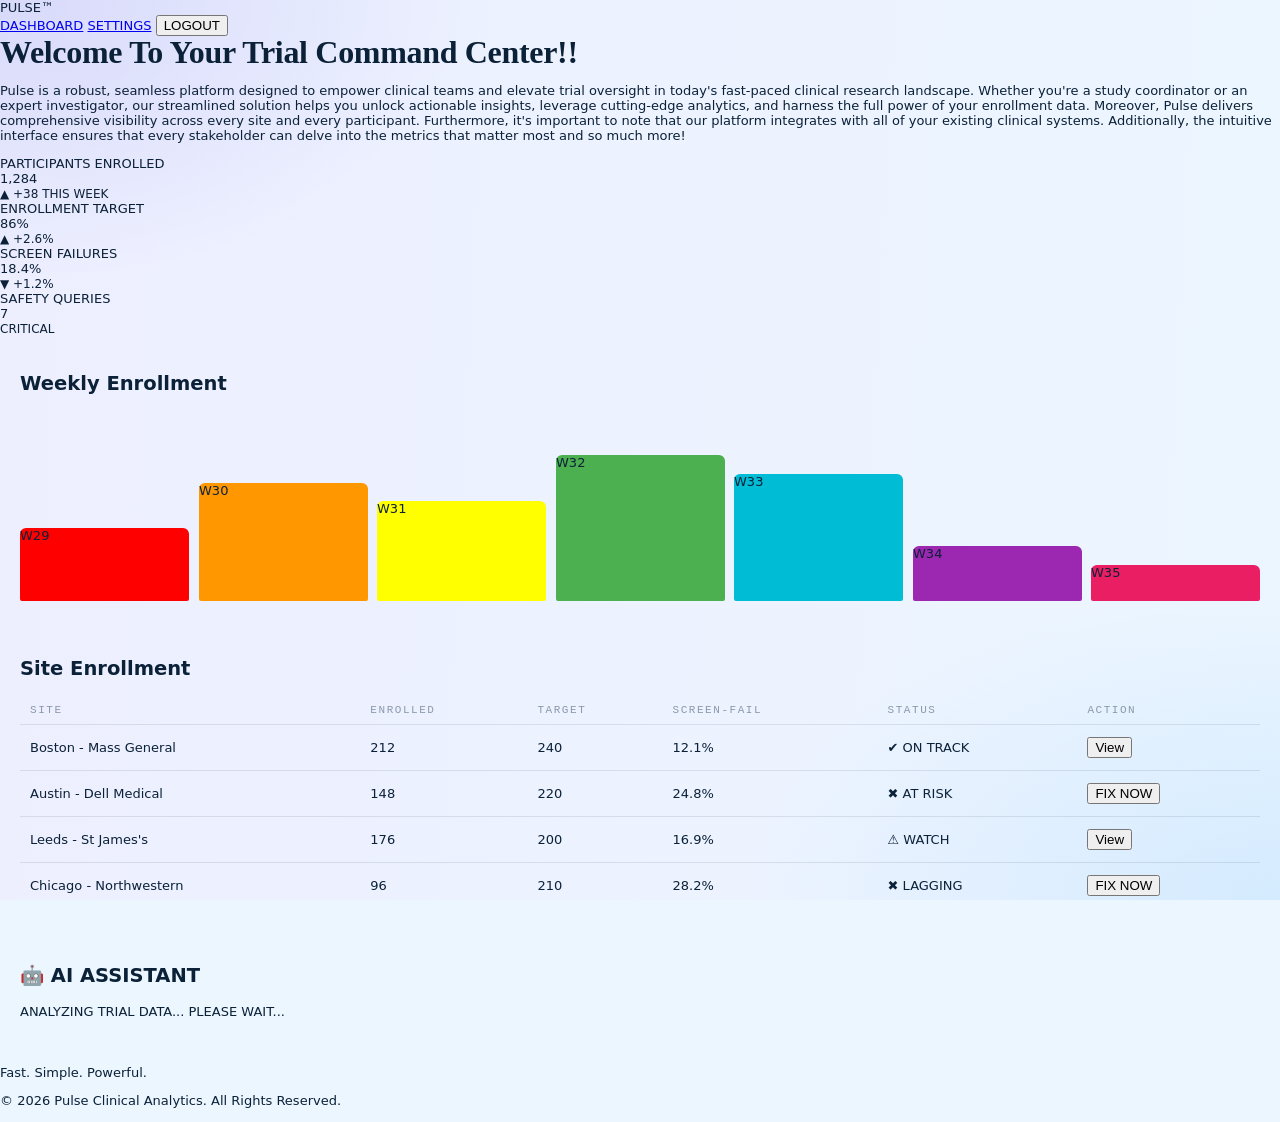
<file: index.html>
<!DOCTYPE html>
<html lang="en">
<head>
<meta charset="UTF-8">
<title>PULSE - Trial Command Center</title>
<link rel="stylesheet" href="styles.css">
</head>
<body>
<div class="wrapper">

  <div class="topbar">
    <div class="logo">PULSE&trade;</div>
    <div class="nav">
      <a href="index.html" class="active">DASHBOARD</a>
      <a href="settings.html">SETTINGS</a>
      <button class="btn-red">LOGOUT</button>
    </div>
  </div>

  <h1>Welcome To Your Trial Command Center!!</h1>
  <p class="intro">
    Pulse is a robust, seamless platform designed to empower clinical teams and elevate
    trial oversight in today's fast-paced clinical research landscape. Whether you're a
    study coordinator or an expert investigator, our streamlined solution helps you unlock
    actionable insights, leverage cutting-edge analytics, and harness the full power of
    your enrollment data. Moreover, Pulse delivers comprehensive visibility across every
    site and every participant. Furthermore, it's important to note that our platform
    integrates with all of your existing clinical systems. Additionally, the intuitive
    interface ensures that every stakeholder can delve into the metrics that matter most
    and so much more!
  </p>

  <div class="stats">
    <div class="stat-box">
      <div class="stat-label">PARTICIPANTS ENROLLED</div>
      <div class="stat-value">1,284</div>
      <div class="delta up">&#9650; +38 THIS WEEK</div>
    </div>
    <div class="stat-box">
      <div class="stat-label">ENROLLMENT TARGET</div>
      <div class="stat-value">86%</div>
      <div class="delta up">&#9650; +2.6%</div>
    </div>
    <div class="stat-box">
      <div class="stat-label">SCREEN FAILURES</div>
      <div class="stat-value">18.4%</div>
      <div class="delta down">&#9660; +1.2%</div>
    </div>
    <div class="stat-box alert-box">
      <div class="stat-label">SAFETY QUERIES</div>
      <div class="stat-value" id="alert-count">7</div>
      <div class="delta down">CRITICAL</div>
    </div>
  </div>

  <div class="panel">
    <h2>Weekly Enrollment</h2>
    <div class="chart" id="chart">
      <div class="bar" style="height:40%;background:#ff0000"><span>W29</span></div>
      <div class="bar" style="height:65%;background:#ff9800"><span>W30</span></div>
      <div class="bar" style="height:55%;background:#ffff00"><span>W31</span></div>
      <div class="bar" style="height:80%;background:#4caf50"><span>W32</span></div>
      <div class="bar" style="height:70%;background:#00bcd4"><span>W33</span></div>
      <div class="bar" style="height:30%;background:#9c27b0"><span>W34</span></div>
      <div class="bar" style="height:20%;background:#e91e63"><span>W35</span></div>
    </div>
  </div>

  <div class="panel">
    <h2>Site Enrollment</h2>
    <table>
      <tr>
        <th>SITE</th><th>ENROLLED</th><th>TARGET</th><th>SCREEN-FAIL</th><th>STATUS</th><th>ACTION</th>
      </tr>
      <tr>
        <td>Boston - Mass General</td><td>212</td><td>240</td><td>12.1%</td>
        <td><span class="status green">&#10004; ON TRACK</span></td>
        <td><button class="btn-small">View</button></td>
      </tr>
      <tr>
        <td>Austin - Dell Medical</td><td>148</td><td>220</td><td>24.8%</td>
        <td><span class="status red">&#10006; AT RISK</span></td>
        <td><button class="btn-small btn-red">FIX NOW</button></td>
      </tr>
      <tr>
        <td>Leeds - St James's</td><td>176</td><td>200</td><td>16.9%</td>
        <td><span class="status yellow">&#9888; WATCH</span></td>
        <td><button class="btn-small">View</button></td>
      </tr>
      <tr>
        <td>Chicago - Northwestern</td><td>96</td><td>210</td><td>28.2%</td>
        <td><span class="status red">&#10006; LAGGING</span></td>
        <td><button class="btn-small btn-red">FIX NOW</button></td>
      </tr>
    </table>
  </div>

  <div class="panel ai-panel">
    <h2>&#129302; AI ASSISTANT</h2>
    <div class="spinner" id="spinner"></div>
    <p id="ai-status">ANALYZING TRIAL DATA... PLEASE WAIT...</p>
    <div id="ai-result" style="display:none">
      <p>&#9989; Analysis complete! Our powerful AI has seamlessly identified 3 game-changing
      opportunities to supercharge your enrollment performance!</p>
      <button class="btn-green" onclick="alert('Coming soon!')">UNLOCK INSIGHTS NOW!</button>
    </div>
  </div>

  <div class="footer">
    <p>Fast. Simple. Powerful.</p>
    <p class="copyright">&copy; 2026 Pulse Clinical Analytics. All Rights Reserved.</p>
  </div>

</div>
<script src="app.js"></script>
</body>
</html>
</file>
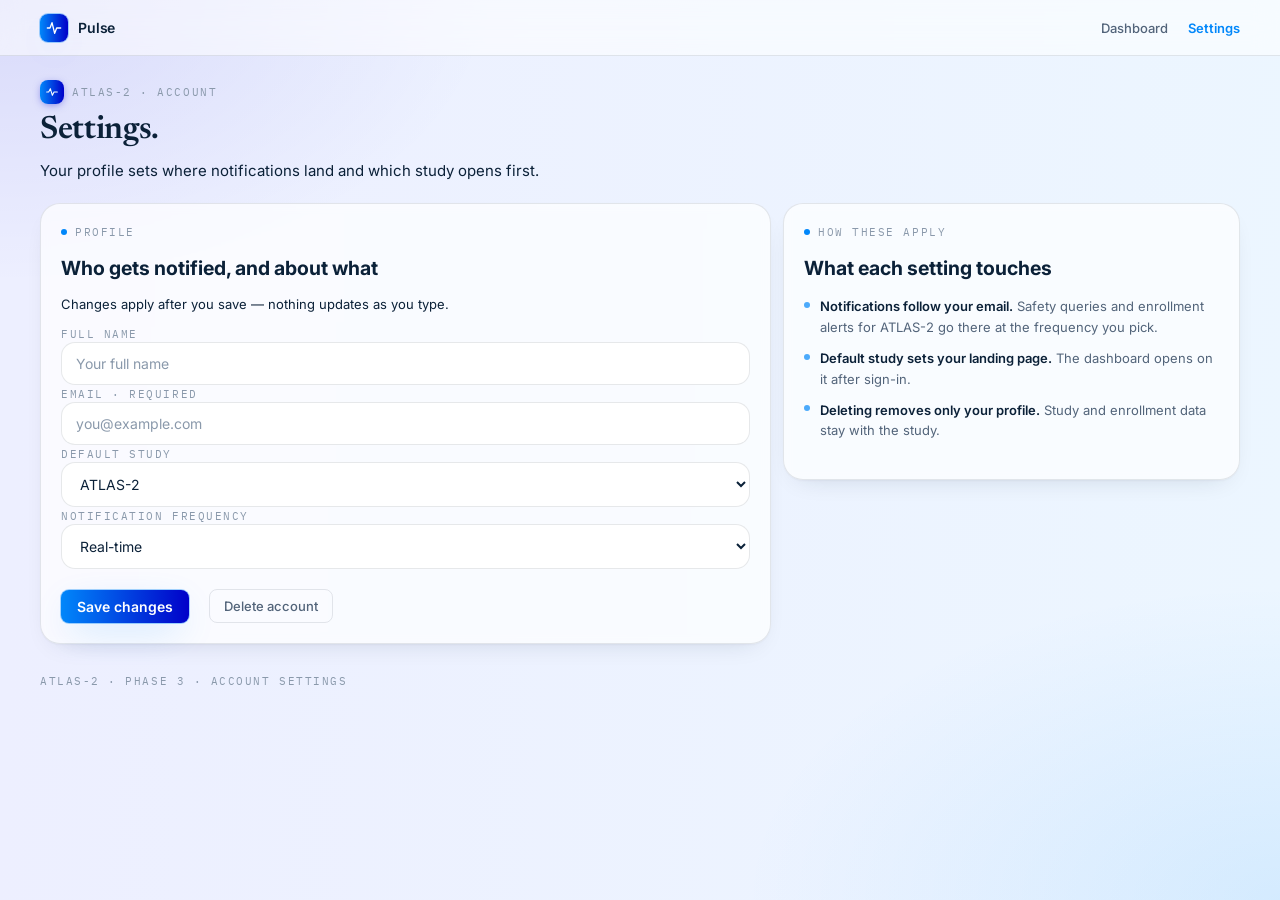
<file: settings.html>
<!DOCTYPE html>
<html lang="en">
<head>
<meta charset="UTF-8">
<meta name="viewport" content="width=device-width, initial-scale=1">
<title>Pulse — settings</title>
<link rel="icon" href="data:image/svg+xml,<svg xmlns=%22http://www.w3.org/2000/svg%22 viewBox=%220 0 24 24%22><rect width=%2224%22 height=%2224%22 rx=%226%22 fill=%22%230187FA%22/><path d=%22M4 12h4l2.5-6 3 12 2.5-6h4%22 fill=%22none%22 stroke=%22white%22 stroke-width=%222%22 stroke-linecap=%22round%22 stroke-linejoin=%22round%22/></svg>">
<link rel="preconnect" href="https://fonts.googleapis.com">
<link rel="preconnect" href="https://fonts.gstatic.com" crossorigin>
<link href="https://fonts.googleapis.com/css2?family=Inter:wght@400;500;600;700&family=IBM+Plex+Mono:wght@400;500&family=Newsreader:opsz,wght@6..72,400;6..72,600&display=swap" rel="stylesheet">
<link rel="stylesheet" href="styles.css">
</head>
<body>

<header class="app-header">
  <a class="wordmark" href="index.html">
    <span class="logo-chip" aria-hidden="true">
      <svg viewBox="0 0 24 24" fill="none" stroke="currentColor" stroke-width="2" stroke-linecap="round" stroke-linejoin="round"><path d="M2 12h4l3-8 4 16 3-8h6"/></svg>
    </span>
    <span>Pulse</span>
  </a>
  <nav class="app-nav" aria-label="Main">
    <a class="nav-link" href="index.html">Dashboard</a>
    <a class="nav-link active" href="settings.html" aria-current="page">Settings</a>
  </nav>
</header>

<main class="page">

  <section class="opening rise" style="--d:0">
    <div class="byline">
      <span class="mascot-chip" aria-hidden="true">
        <svg viewBox="0 0 24 24" fill="none" stroke="currentColor" stroke-width="1.6" stroke-linecap="round" stroke-linejoin="round"><path d="M4 12h3l2.5-5 3 10 2.5-5h5"/></svg>
      </span>
      <span class="label-mono">ATLAS-2 · account</span>
    </div>
    <h1>Settings.</h1>
    <p class="verdict">Your profile sets where notifications land and which study opens first.</p>
  </section>

  <div class="settings-grid">

    <section class="card panel rise" style="--d:1" aria-labelledby="profile-title">
      <div class="panel-head">
        <span class="eyebrow-dot" aria-hidden="true"></span>
        <span class="label-mono">Profile</span>
      </div>
      <h2 id="profile-title">Who gets notified, and about what</h2>
      <p class="caption">Changes apply after you save — nothing updates as you type.</p>

      <form id="profile-form" novalidate>
        <div class="form-row">
          <label class="label-mono" for="full-name">Full name</label>
          <input class="input" type="text" id="full-name" name="full-name" value="" placeholder="Your full name" autocomplete="name">
        </div>
        <div class="form-row">
          <label class="label-mono" for="email">Email · required</label>
          <input class="input" type="email" id="email" name="email" value="" placeholder="you@example.com" autocomplete="email" aria-describedby="email-error">
          <p class="field-error" id="email-error" role="alert" hidden>
            <svg viewBox="0 0 24 24" fill="none" stroke="currentColor" stroke-width="2" stroke-linecap="round" stroke-linejoin="round" aria-hidden="true"><circle cx="12" cy="12" r="10"/><path d="M12 8v4"/><path d="M12 16h.01"/></svg>
            <span>Email is required — notifications can't send without it.</span>
          </p>
        </div>
        <div class="form-row">
          <label class="label-mono" for="default-study">Default study</label>
          <select class="input" id="default-study" name="default-study">
            <option selected>ATLAS-2</option>
            <option>BEACON-1</option>
            <option>CORAL-3</option>
          </select>
        </div>
        <div class="form-row">
          <label class="label-mono" for="notify-freq">Notification frequency</label>
          <select class="input" id="notify-freq" name="notify-freq">
            <option selected>Real-time</option>
            <option>Daily digest</option>
            <option>Weekly</option>
          </select>
        </div>

        <div class="form-actions">
          <button class="btn-primary" type="submit">Save changes</button>
          <span class="chip-saved" id="saved-chip" hidden>
            <svg viewBox="0 0 24 24" fill="none" stroke="currentColor" stroke-width="3" stroke-linecap="round" stroke-linejoin="round" aria-hidden="true"><path d="M20 6L9 17l-5-5"/></svg>
            saved · just now
          </span>
          <span class="spacer"></span>
          <button class="btn-ghost" type="button" id="delete-open">Delete account</button>
        </div>
        <p class="note-info" id="delete-note" hidden>
          <svg viewBox="0 0 24 24" fill="none" stroke="currentColor" stroke-width="2" stroke-linecap="round" stroke-linejoin="round" aria-hidden="true"><circle cx="12" cy="12" r="10"/><path d="M12 16v-4"/><path d="M12 8h.01"/></svg>
          <span>Nothing was deleted — this demo has no backend.</span>
        </p>
      </form>
    </section>

    <section class="card panel rise" style="--d:2" aria-labelledby="apply-title">
      <div class="panel-head">
        <span class="eyebrow-dot" aria-hidden="true"></span>
        <span class="label-mono">How these apply</span>
      </div>
      <h2 id="apply-title">What each setting touches</h2>
      <ul class="dot-list">
        <li><span class="dot" aria-hidden="true"></span><p><strong>Notifications follow your email.</strong> Safety queries and enrollment alerts for ATLAS-2 go there at the frequency you pick.</p></li>
        <li><span class="dot" aria-hidden="true"></span><p><strong>Default study sets your landing page.</strong> The dashboard opens on it after sign-in.</p></li>
        <li><span class="dot" aria-hidden="true"></span><p><strong>Deleting removes only your profile.</strong> Study and enrollment data stay with the study.</p></li>
      </ul>
    </section>

  </div>

  <footer class="page-foot">
    <span class="label-mono">ATLAS-2 · phase 3 · account settings</span>
  </footer>

</main>

<div class="modal-scrim" id="delete-modal" hidden>
  <div class="modal" role="dialog" aria-modal="true" aria-labelledby="delete-title" aria-describedby="delete-body">
    <h2 id="delete-title">Delete this account?</h2>
    <p id="delete-body">This removes your profile and preferences. Study and enrollment data stay with ATLAS-2 — deleting your account never touches trial records.</p>
    <div class="modal-actions">
      <button class="btn-ghost" type="button" id="delete-cancel">Cancel</button>
      <button class="btn-danger" type="button" id="delete-confirm">Delete account</button>
    </div>
  </div>
</div>

<script src="settings.js"></script>
</body>
</html>
</file>
<file: styles.css>
/* Pulse — design.md v1.6 tokens, translated to plain CSS for a no-build page */

:root {
  --brand-blue: #0187FA;
  --brand-deep: #0101C9;
  --fg: #0b2138;
  --fg-muted: #52647a;
  --fg-faint: #8a99ab;
  --line: rgba(11, 33, 56, 0.10);
  --pos: #0f8a5f;
  --neg: #a21caf;
  --warn: #b7791f;
  --info: #0b76c4;
  --brand-gradient: linear-gradient(270deg, #0101C9 0%, #0187FA 100%);
  --shadow-card: 0 1px 2px 0 rgba(11,33,56,0.04), 0 10px 28px -16px rgba(11,33,56,0.20);
  --shadow-glow: 0 0 0 1px rgba(1,135,250,0.35), 0 12px 38px -10px rgba(1,135,250,0.32);
  --shadow-modal: 0 30px 70px -24px rgba(11,33,56,0.45);
  --font-sans: "Inter", system-ui, sans-serif;
  --font-mono: "IBM Plex Mono", ui-monospace, monospace;
  --font-display: "Newsreader", "Source Serif 4", "Iowan Old Style", "Palatino Linotype", Palatino, Georgia, "Times New Roman", serif;
  --ease-house: cubic-bezier(0.2, 0.7, 0.2, 1);
  --ease-expo: cubic-bezier(0.16, 1, 0.3, 1);
}

* { box-sizing: border-box; }

/* the hidden attribute always wins, whatever display a class sets */
[hidden] { display: none !important; }

html { color-scheme: light; }

body {
  margin: 0;
  font-family: var(--font-sans);
  font-size: 13px;
  color: var(--fg);
  -webkit-font-smoothing: antialiased;
  background: #ECF6FF;
  min-height: 100vh;
}

/* fixed 3-layer canvas wash — a pseudo-element so it holds on iOS and at any page length */
body::before {
  content: "";
  position: fixed;
  inset: 0;
  z-index: -1;
  background:
    radial-gradient(60% 50% at 100% 100%, rgba(1,135,250,0.10), transparent 70%),
    radial-gradient(55% 45% at 0% 0%, rgba(1,1,201,0.09), transparent 70%),
    linear-gradient(93deg, #EDEFFF 2.9%, #ECF6FF 99.52%);
}

::selection { background: rgba(1,135,250,0.22); }

:focus-visible {
  outline: 2px solid rgba(1,135,250,0.8);
  outline-offset: 2px;
  border-radius: 4px;
}

::-webkit-scrollbar { width: 8px; height: 8px; }
::-webkit-scrollbar-thumb { background: rgba(11,33,56,0.18); border-radius: 999px; }
::-webkit-scrollbar-thumb:hover { background: rgba(11,33,56,0.30); }
* { scrollbar-width: thin; scrollbar-color: rgba(11,33,56,0.20) transparent; }

.sr-only {
  position: absolute; width: 1px; height: 1px; padding: 0; margin: -1px;
  overflow: hidden; clip: rect(0 0 0 0); white-space: nowrap; border: 0;
}

/* ---- type utilities ---- */

.label-mono {
  font-family: var(--font-mono);
  font-size: 0.6875rem;
  line-height: 1rem;
  text-transform: uppercase;
  letter-spacing: 0.14em;
  color: var(--fg-faint);
  font-weight: 400;
}

.stat-num {
  font-family: var(--font-mono);
  font-variant-numeric: tabular-nums;
  letter-spacing: -0.025em;
}

/* ---- header (AppHeader grammar: 56px, hairline, translucent blur) ---- */

.app-header {
  position: sticky;
  top: 0;
  z-index: 40;
  display: flex;
  align-items: center;
  justify-content: space-between;
  height: 56px;
  padding: 0 24px;
  border-bottom: 1px solid var(--line);
  background: rgba(255,255,255,0.55);
  backdrop-filter: blur(12px);
  -webkit-backdrop-filter: blur(12px);
}

.wordmark {
  display: inline-flex;
  align-items: center;
  gap: 10px;
  font-size: 14px;
  font-weight: 600;
  letter-spacing: -0.01em;
  color: var(--fg);
  text-decoration: none;
}

.logo-chip {
  display: inline-flex;
  align-items: center;
  justify-content: center;
  width: 28px;
  height: 28px;
  border-radius: 0.5rem;
  background-image: var(--brand-gradient);
  color: #fff;
  box-shadow: var(--shadow-glow);
}

.logo-chip svg { width: 16px; height: 16px; }

.app-nav { display: flex; align-items: center; gap: 20px; }

.app-nav a {
  font-size: 13px;
  font-weight: 500;
  color: var(--fg-muted);
  text-decoration: none;
  transition: color 0.2s var(--ease-house);
}

.app-nav a:hover { color: var(--fg); }
.app-nav a[aria-current="page"] { color: var(--brand-blue); font-weight: 600; }

/* ---- page shell: full-bleed, one scroll pane (the document) ---- */

.page {
  width: 100%;
  padding: 24px 24px 40px;
}

/* ---- opening grammar: byline → serif h1 → verdict ---- */

.opening { margin-bottom: 20px; }

.byline { display: flex; align-items: center; gap: 8px; margin-bottom: 10px; }

.mascot-chip {
  display: inline-flex;
  align-items: center;
  justify-content: center;
  width: 24px;
  height: 24px;
  border-radius: 0.5rem;
  background-image: var(--brand-gradient);
  color: #fff;
  box-shadow: 0 2px 8px -2px rgba(1,1,201,0.5);
  flex-shrink: 0;
}

.mascot-chip svg { width: 16px; height: 16px; }

h1 {
  font-family: var(--font-display);
  font-weight: 600;
  font-size: 1.7rem;
  line-height: 1.05;
  letter-spacing: -0.01em;
  text-wrap: balance;
  margin: 0 0 10px;
}

.verdict {
  font-size: 15px;
  line-height: 1.7;
  color: var(--fg);
  margin: 0;
  max-width: 42rem;
}

.verdict .fig { font-weight: 600; }

/* ---- glass card ---- */

.card {
  border-radius: 1.25rem;
  border: 1px solid var(--line);
  background: rgba(255,255,255,0.7);
  box-shadow: var(--shadow-card);
  backdrop-filter: blur(4px);
  -webkit-backdrop-filter: blur(4px);
}

/* ---- metric tiles ---- */

.metric-grid {
  display: grid;
  grid-template-columns: 1fr;
  gap: 12px;
  margin-bottom: 12px;
}

.tile {
  padding: 20px;
  min-height: 136px;
  display: flex;
  flex-direction: column;
  gap: 8px;
  transition: transform 0.3s var(--ease-house), box-shadow 0.3s var(--ease-house);
}

.tile:hover { transform: translateY(-4px); box-shadow: var(--shadow-glow); }

/* hero tile is always lit: resting glow, blue/purple wash, breathing blobs */
.tile-hero {
  position: relative;
  overflow: hidden;
  box-shadow: var(--shadow-glow);
  background:
    radial-gradient(120% 90% at 100% 0%, rgba(1,135,250,0.10), transparent 60%),
    radial-gradient(100% 80% at 0% 100%, rgba(1,1,201,0.07), transparent 60%),
    rgba(255,255,255,0.7);
}

.tile-hero > * { position: relative; z-index: 1; }

.tile-hero::before,
.tile-hero::after {
  content: "";
  position: absolute;
  border-radius: 999px;
  pointer-events: none;
  filter: blur(26px);
}

.tile-hero::before {
  width: 90px; height: 90px; right: -22px; top: -26px;
  background: rgba(1,135,250,0.18);
  animation: breathe 12s ease-in-out infinite;
}

.tile-hero::after {
  width: 72px; height: 72px; left: -20px; bottom: -24px;
  background: rgba(1,1,201,0.12);
  animation: breathe 14s ease-in-out infinite reverse;
}

@keyframes breathe {
  0%, 100% { transform: scale(1) translate(0, 0); }
  50% { transform: scale(1.25) translate(-6px, 4px); }
}

.tile-label { min-height: 2rem; }

.tile-value {
  font-size: 1.75rem;
  font-weight: 600;
  line-height: 1;
  color: var(--fg);
}

.tile-value.hero { font-size: 2.25rem; color: var(--brand-blue); }

.delta {
  display: inline-flex;
  align-items: center;
  gap: 5px;
  font-size: 12px;
  font-weight: 500;
  margin-top: auto;
}

.delta.pos { color: var(--pos); }
.delta.neg { color: var(--neg); }
.delta .ic { width: 14px; height: 14px; }
.delta-note { color: var(--fg-faint); font-weight: 400; }

/* ---- pills: tint formula border-{c}/30 bg-{c}/10 text-{c} ---- */

.pill {
  display: inline-flex;
  align-items: center;
  gap: 6px;
  border-radius: 999px;
  border: 1px solid;
  padding: 4px 10px;
  font-size: 0.6875rem;
  line-height: 1rem;
  font-weight: 500;
  width: fit-content;
}

.pill .ic { width: 12px; height: 12px; }

.pill.pos  { border-color: rgba(15,138,95,0.30);  background: rgba(15,138,95,0.10);  color: var(--pos); }
.pill.neg  { border-color: rgba(162,28,175,0.30); background: rgba(162,28,175,0.10); color: var(--neg); }
.pill.warn { border-color: rgba(183,121,31,0.30); background: rgba(183,121,31,0.10); color: var(--warn); }

/* ---- panels (SectionCard grammar) ---- */

.split {
  display: grid;
  grid-template-columns: 1fr;
  gap: 12px;
  margin-bottom: 12px;
}

.panel {
  padding: 20px;
  transition: box-shadow 0.3s var(--ease-house);
}

.panel:hover { box-shadow: var(--shadow-glow); }

.panel-head { display: flex; align-items: center; gap: 8px; margin-bottom: 6px; }

.eyebrow-dot {
  width: 6px;
  height: 6px;
  border-radius: 999px;
  background: var(--brand-blue);
  animation: pulse-dot 2s var(--ease-house) infinite;
}

@keyframes pulse-dot { 0%, 100% { opacity: 1; } 50% { opacity: 0.45; } }

.panel h3 {
  font-size: 16px;
  font-weight: 600;
  letter-spacing: -0.01em;
  margin: 0 0 16px;
}

/* ---- chart: blue family only, HTML value labels, hover dims siblings ---- */

.chart {
  display: flex;
  align-items: flex-end;
  gap: 10px;
  height: 190px;
  padding-top: 8px;
}

.bar-col {
  flex: 1;
  display: flex;
  flex-direction: column;
  align-items: center;
  justify-content: flex-end;
  gap: 6px;
  height: 100%;
  min-width: 0;
  transition: opacity 0.2s var(--ease-house);
}

.chart:hover .bar-col { opacity: 0.4; }
.chart .bar-col:hover { opacity: 1; }

.bar {
  width: 100%;
  height: var(--h);
  border-radius: 6px 6px 2px 2px;
  background: linear-gradient(180deg, #0187FA 0%, #0101C9 140%);
  transform-origin: bottom;
  animation: bar-grow 0.8s var(--ease-house) both;
}

@keyframes bar-grow { from { transform: scaleY(0); } to { transform: scaleY(1); } }

.bar-val { font-size: 0.6875rem; color: var(--fg-muted); }

.bar-day {
  font-family: var(--font-mono);
  font-size: 10px;
  text-transform: uppercase;
  letter-spacing: 0.18em;
  color: var(--fg-faint);
}

/* ---- Iris panel: ambient hold (scan sweep), then verdict + dot bullets ---- */

.scan-track {
  position: relative;
  height: 3px;
  border-radius: 999px;
  overflow: hidden;
  background: rgba(11,33,56,0.07);
  margin: 18px 0 12px;
}

.scan-sweep {
  position: absolute;
  inset: 0;
  border-radius: 999px;
  background: linear-gradient(90deg, transparent, #0187FA 40%, #0101C9 60%, transparent);
  animation: scan 1.4s linear infinite;
}

@keyframes scan {
  from { transform: translateX(-100%); }
  to   { transform: translateX(100%); }
}

.hold-note {
  font-family: var(--font-mono);
  font-size: 0.6875rem;
  letter-spacing: 0.14em;
  text-transform: lowercase;
  color: var(--fg-faint);
  margin: 0;
}

.iris-verdict {
  font-size: 13.5px;
  line-height: 1.7;
  color: var(--fg);
  margin: 0 0 14px;
}

.dot-list { list-style: none; margin: 0 0 18px; padding: 0; display: grid; gap: 10px; }

.dot-list li { display: flex; gap: 10px; }

.dot-list .dot {
  margin-top: 0.45em;
  width: 6px;
  height: 6px;
  border-radius: 999px;
  background: rgba(1,135,250,0.7);
  flex-shrink: 0;
}

.dot-list p { margin: 0; font-size: 13px; line-height: 1.6; color: var(--fg-muted); }

.dot-list strong { font-weight: 600; color: var(--fg); }

.cta-row { display: flex; flex-wrap: wrap; gap: 10px; }

/* ---- buttons ---- */

.btn-primary {
  display: inline-flex;
  align-items: center;
  gap: 8px;
  border: 0;
  border-radius: 0.5rem;
  background-image: var(--brand-gradient);
  padding: 8px 16px;
  font-family: var(--font-sans);
  font-size: 14px;
  font-weight: 600;
  color: #fff;
  text-decoration: none;
  box-shadow: var(--shadow-glow);
  cursor: pointer;
  transition: opacity 0.2s var(--ease-house);
}

.btn-primary:hover { opacity: 0.95; }
.btn-primary .ic { width: 16px; height: 16px; }
.btn-primary:focus-visible { outline: none; box-shadow: var(--shadow-glow), 0 0 0 2px #fff, 0 0 0 4px rgba(1,135,250,0.6); }

.btn-tinted {
  display: inline-flex;
  align-items: center;
  gap: 6px;
  border: 1px solid rgba(1,135,250,0.30);
  border-radius: 0.5rem;
  background: rgba(1,135,250,0.06);
  padding: 8px 14px;
  font-family: var(--font-sans);
  font-size: 13px;
  font-weight: 600;
  color: var(--brand-blue);
  text-decoration: none;
  cursor: pointer;
  transition: background 0.2s var(--ease-house);
}

.btn-tinted:hover { background: rgba(1,135,250,0.10); }
.btn-tinted:focus-visible { outline: none; box-shadow: 0 0 0 2px rgba(1,135,250,0.6); }

.btn-ghost {
  display: inline-flex;
  align-items: center;
  gap: 6px;
  border: 1px solid var(--line);
  border-radius: 0.5rem;
  background: transparent;
  padding: 8px 14px;
  font-family: var(--font-sans);
  font-size: 13px;
  font-weight: 500;
  color: var(--fg-muted);
  text-decoration: none;
  cursor: pointer;
  transition: border-color 0.2s var(--ease-house), color 0.2s var(--ease-house);
}

.btn-ghost:hover { border-color: rgba(1,135,250,0.4); color: var(--fg); }
.btn-ghost:focus-visible { outline: none; box-shadow: 0 0 0 2px rgba(1,135,250,0.6); }

.btn-ghost.destructive:hover { border-color: rgba(1,135,250,0.4); color: var(--fg); }

.btn-ghost.sm, .btn-tinted.sm { padding: 5px 10px; font-size: 12px; }

/* ---- table ---- */

.table-wrap { overflow-x: auto; position: relative; }

table { width: 100%; border-collapse: collapse; }

th {
  font-family: var(--font-mono);
  font-size: 0.6875rem;
  font-weight: 500;
  text-transform: uppercase;
  letter-spacing: 0.14em;
  color: var(--fg-faint);
  text-align: left;
  padding: 8px 10px;
  border-bottom: 1px solid var(--line);
  white-space: nowrap;
}

td {
  padding: 12px 10px;
  border-bottom: 1px solid var(--line);
  font-size: 13px;
  vertical-align: middle;
}

tbody tr { transition: background 0.15s var(--ease-house); }
tbody tr:hover { background: rgba(11,33,56,0.02); }
tbody tr:last-child td { border-bottom: 0; }

th.num, td.num { text-align: right; }
td.num { color: var(--fg); }

.row-name { font-size: 14px; font-weight: 600; }

.row-action { text-align: right; white-space: nowrap; }

/* ---- footer ---- */

.page-foot { margin-top: 28px; }

/* ---- entrance motion: 0.45s house-ease rises, staggered, one-shot ---- */

.rise {
  animation: fade-rise 0.45s var(--ease-house) both;
  animation-delay: calc(var(--d, 0) * 0.06s);
}

@keyframes fade-rise {
  from { opacity: 0; transform: translateY(18px); }
  to   { opacity: 1; transform: translateY(0); }
}

/* ---- settings page ---- */

.settings-grid {
  display: grid;
  grid-template-columns: 1fr;
  gap: 12px;
  align-items: start;
}

.form-field { margin-bottom: 16px; }

.form-field > label { display: block; margin-bottom: 6px; }

.input {
  width: 100%;
  border: 1px solid var(--line);
  border-radius: 0.875rem;
  background: #fff;
  padding: 12px 14px;
  font-family: var(--font-sans);
  font-size: 14px;
  color: var(--fg);
  transition: border-color 0.2s var(--ease-house), box-shadow 0.2s var(--ease-house);
}

.input::placeholder { color: var(--fg-faint); }

.input:focus {
  outline: none;
  border-color: rgba(1,135,250,0.5);
  box-shadow: 0 0 0 2px rgba(1,135,250,0.25);
}

.input.invalid { border-color: rgba(183,121,31,0.5); }

.field-error {
  display: flex;
  align-items: center;
  gap: 5px;
  margin-top: 6px;
  font-size: 12px;
  color: var(--warn);
}

.field-error .ic { width: 14px; height: 14px; flex-shrink: 0; }

.form-actions {
  display: flex;
  flex-wrap: wrap;
  align-items: center;
  gap: 10px;
  margin-top: 20px;
}

.save-note {
  display: inline-flex;
  align-items: center;
  gap: 5px;
  font-family: var(--font-mono);
  font-size: 0.6875rem;
  letter-spacing: 0.06em;
  color: var(--pos);
}

.save-note .ic { width: 13px; height: 13px; }

.aside-note { font-size: 13px; line-height: 1.6; color: var(--fg-muted); margin: 0 0 14px; }

/* ---- modal (§6.6) ---- */

.scrim {
  position: fixed;
  inset: 0;
  z-index: 50;
  display: flex;
  align-items: center;
  justify-content: center;
  padding: 24px;
  background: rgba(11,33,56,0.45);
  backdrop-filter: blur(3px);
  -webkit-backdrop-filter: blur(3px);
}

.modal {
  width: min(480px, 92vw);
  border-radius: 1.5rem;
  border: 1px solid var(--line);
  background: #fff;
  padding: 24px;
  box-shadow: var(--shadow-modal);
  animation: modal-in 0.3s var(--ease-expo) both;
}

@keyframes modal-in {
  from { opacity: 0; transform: translateY(16px) scale(0.96); }
  to   { opacity: 1; transform: translateY(0) scale(1); }
}

.modal h2 {
  font-size: 16.5px;
  font-weight: 700;
  letter-spacing: -0.01em;
  margin: 0 0 8px;
}

.modal p { font-size: 13px; line-height: 1.6; color: var(--fg-muted); margin: 0 0 20px; }

.modal-actions { display: flex; justify-content: flex-end; gap: 10px; }

/* Destructive confirm (v1.7) — wears the primary gradient; the confirm dialog is the guardrail */
.btn-neg {
  display: inline-flex;
  align-items: center;
  border: 0;
  border-radius: 0.5rem;
  background-image: var(--brand-gradient);
  padding: 8px 16px;
  font-family: var(--font-sans);
  font-size: 14px;
  font-weight: 600;
  line-height: 1.4;
  color: #fff;
  box-shadow: var(--shadow-glow);
  cursor: pointer;
  transition: opacity 0.15s var(--ease-house);
}

.btn-neg:hover { opacity: 0.95; }
.btn-neg:focus-visible { outline: none; box-shadow: 0 0 0 2px rgba(1,135,250,0.6), var(--shadow-glow); }

/* ---- welcome (from-scratch branch) ---- */

.hero-split {
  display: grid;
  grid-template-columns: 1fr;
  gap: 24px;
  align-items: center;
  padding-top: 24px;
}

.step-list { list-style: none; margin: 0; padding: 0; display: grid; gap: 12px; }

.step-list li { display: flex; gap: 10px; align-items: flex-start; }

.step-mark {
  margin-top: 2px;
  width: 14px;
  height: 14px;
  border-radius: 999px;
  border: 1.5px dashed var(--fg-faint);
  flex-shrink: 0;
}

.step-list p { margin: 0; font-size: 13px; line-height: 1.6; color: var(--fg-muted); }
.step-list strong { font-weight: 600; color: var(--fg); }

.kbd {
  font-family: var(--font-mono);
  font-size: 0.6875rem;
  background: rgba(11,33,56,0.05);
  border-radius: 6px;
  padding: 2px 6px;
  color: var(--fg-muted);
}

/* ---- responsive: collapses stepwise, no horizontal scroll anywhere ---- */

/* below sm the portfolio table reorganizes into stacked rows — nothing scrolls sideways */
@media (max-width: 639px) {
  .table-wrap { overflow-x: visible; }
  thead {
    position: absolute; width: 1px; height: 1px; padding: 0; margin: -1px;
    overflow: hidden; clip: rect(0 0 0 0); white-space: nowrap; border: 0;
  }
  table, tbody, tr, td { display: block; }
  tbody tr {
    display: grid;
    grid-template-columns: repeat(3, 1fr);
    gap: 2px 12px;
    padding: 14px 0;
    border-bottom: 1px solid var(--line);
  }
  tbody tr:last-child { padding-bottom: 4px; }
  td { border-bottom: 0; padding: 0; }
  .row-name { grid-column: 1 / 3; grid-row: 1; align-self: center; }
  .cell-status { grid-column: 3; grid-row: 1; justify-self: end; align-self: center; }
  td.num { text-align: left; }
  td.num::before {
    content: attr(data-label);
    display: block;
    font-family: var(--font-mono);
    font-size: 10px;
    font-weight: 400;
    letter-spacing: 0.18em;
    text-transform: uppercase;
    color: var(--fg-faint);
    margin: 8px 0 2px;
  }
  .row-action { grid-column: 1 / 4; text-align: left; margin-top: 10px; }
}

@media (min-width: 640px) {
  .metric-grid { grid-template-columns: repeat(2, 1fr); }
}

@media (min-width: 1024px) {
  .page { padding: 24px 40px 40px; }
  .app-header { padding: 0 40px; }
  h1 { font-size: 2rem; }
  .metric-grid { grid-template-columns: repeat(4, 1fr); }
  .split { grid-template-columns: 1.2fr 1fr; }
  .settings-grid { grid-template-columns: 1.6fr 1fr; }
  .hero-split { grid-template-columns: 1.3fr 1fr; padding-top: 48px; }
}

/* ---- reduced motion: one-shots settle finished, loops stop ---- */

@media (prefers-reduced-motion: reduce) {
  *, *::before, *::after {
    animation-duration: 0.001ms !important;
    animation-iteration-count: 1 !important;
    transition-duration: 0.001ms !important;
  }
  .scan-sweep { animation: none; transform: none; opacity: 0.55; }
  .eyebrow-dot { animation: none; }
}
</file>
